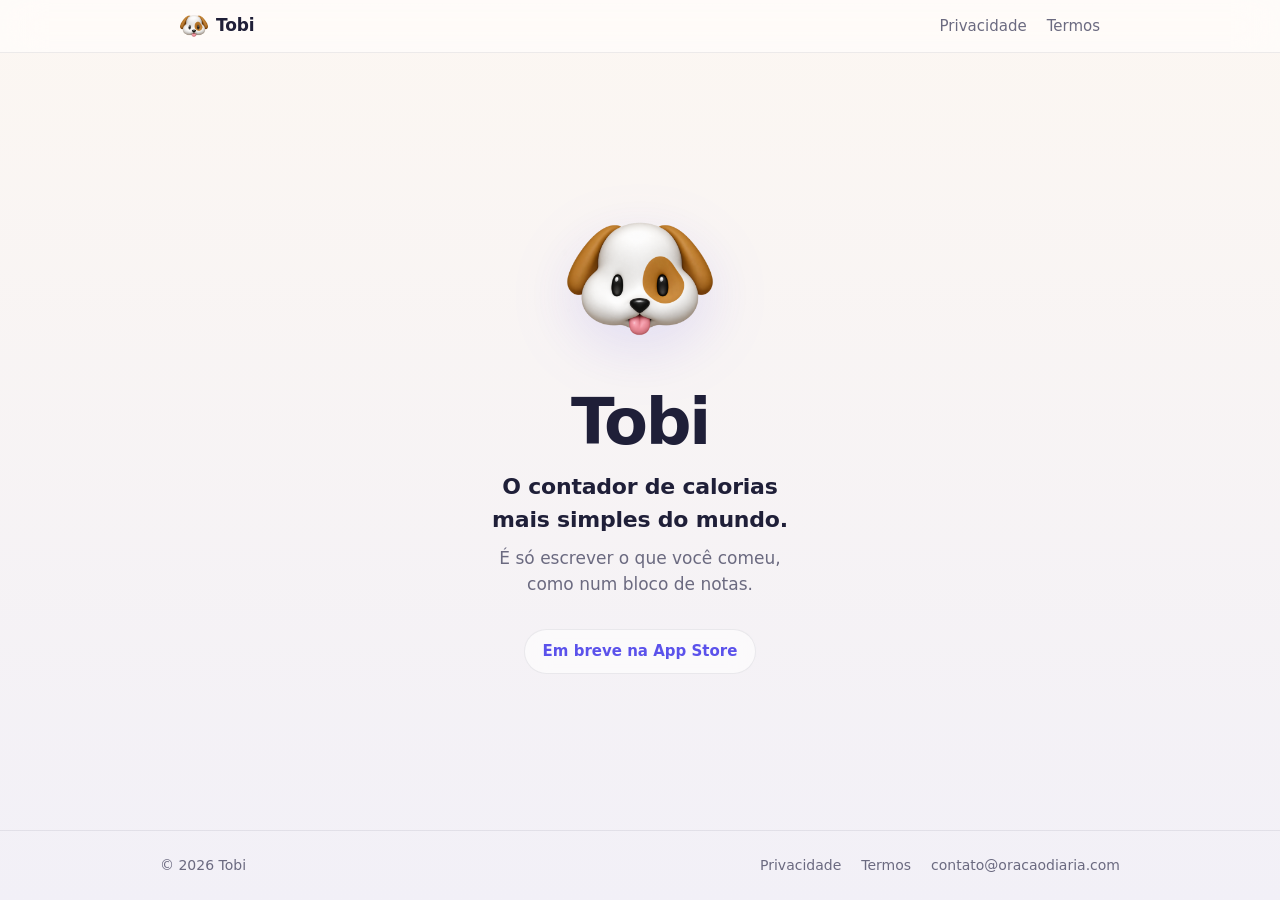
<file: index.html>
<!DOCTYPE html>
<html lang="pt-BR">
<head>
  <meta charset="UTF-8" />
  <meta name="viewport" content="width=device-width, initial-scale=1, viewport-fit=cover" />
  <title>Tobi | O contador de calorias mais simples do mundo</title>
  <meta name="description" content="É só escrever o que você comeu, como num bloco de notas. Em breve na App Store." />
  <meta name="theme-color" content="#fcf7f2" />
  <link rel="icon" type="image/png" href="/assets/tobi-head.png" />
  <link rel="apple-touch-icon" href="/assets/tobi-head.png" />
  <meta property="og:title" content="Tobi" />
  <meta property="og:description" content="O contador de calorias mais simples do mundo. Em breve na App Store." />
  <meta property="og:image" content="/assets/tobi.png" />
  <meta property="og:type" content="website" />
  <link rel="stylesheet" href="/styles.css" />
</head>
<body>
  <header class="top">
    <div class="top-inner">
      <a class="brand" href="/"><img src="/assets/tobi-head.png" alt="" />Tobi</a>
      <nav>
        <a href="/privacidade">Privacidade</a>
        <a href="/termos">Termos</a>
      </nav>
    </div>
  </header>

  <main class="hero">
    <img class="mascot" src="/assets/tobi.png" alt="Tobi, o cachorrinho do app" width="168" height="168" />
    <h1>Tobi</h1>
    <p class="lead">O contador de calorias mais simples do mundo.</p>
    <p class="sub">É só escrever o que você comeu, como num bloco de notas.</p>
    <p class="soon">Em breve na App Store</p>
  </main>

  <footer class="foot">
    <div class="foot-inner">
      <span>© 2026 Tobi</span>
      <nav>
        <a href="/privacidade">Privacidade</a>
        <a href="/termos">Termos</a>
        <a href="mailto:contato@oracaodiaria.com">contato@oracaodiaria.com</a>
      </nav>
    </div>
  </footer>
</body>
</html>
</file>
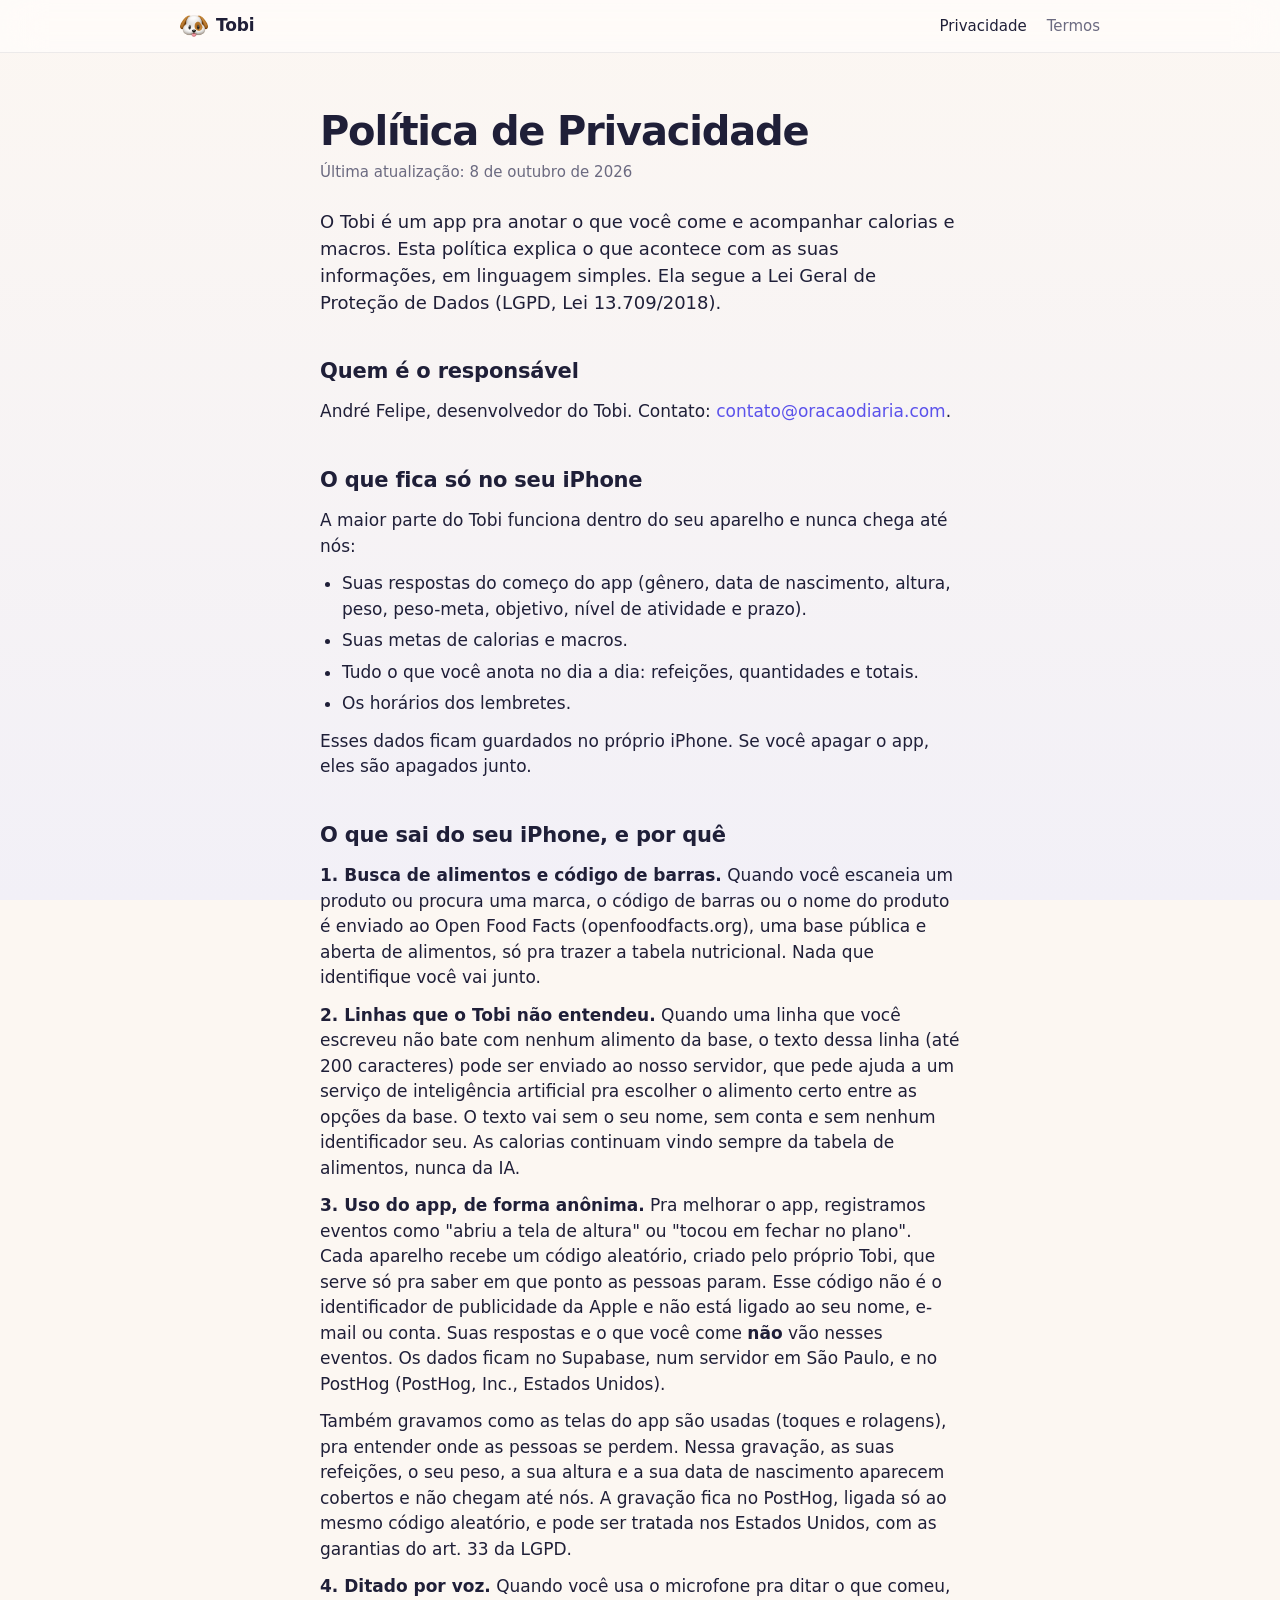
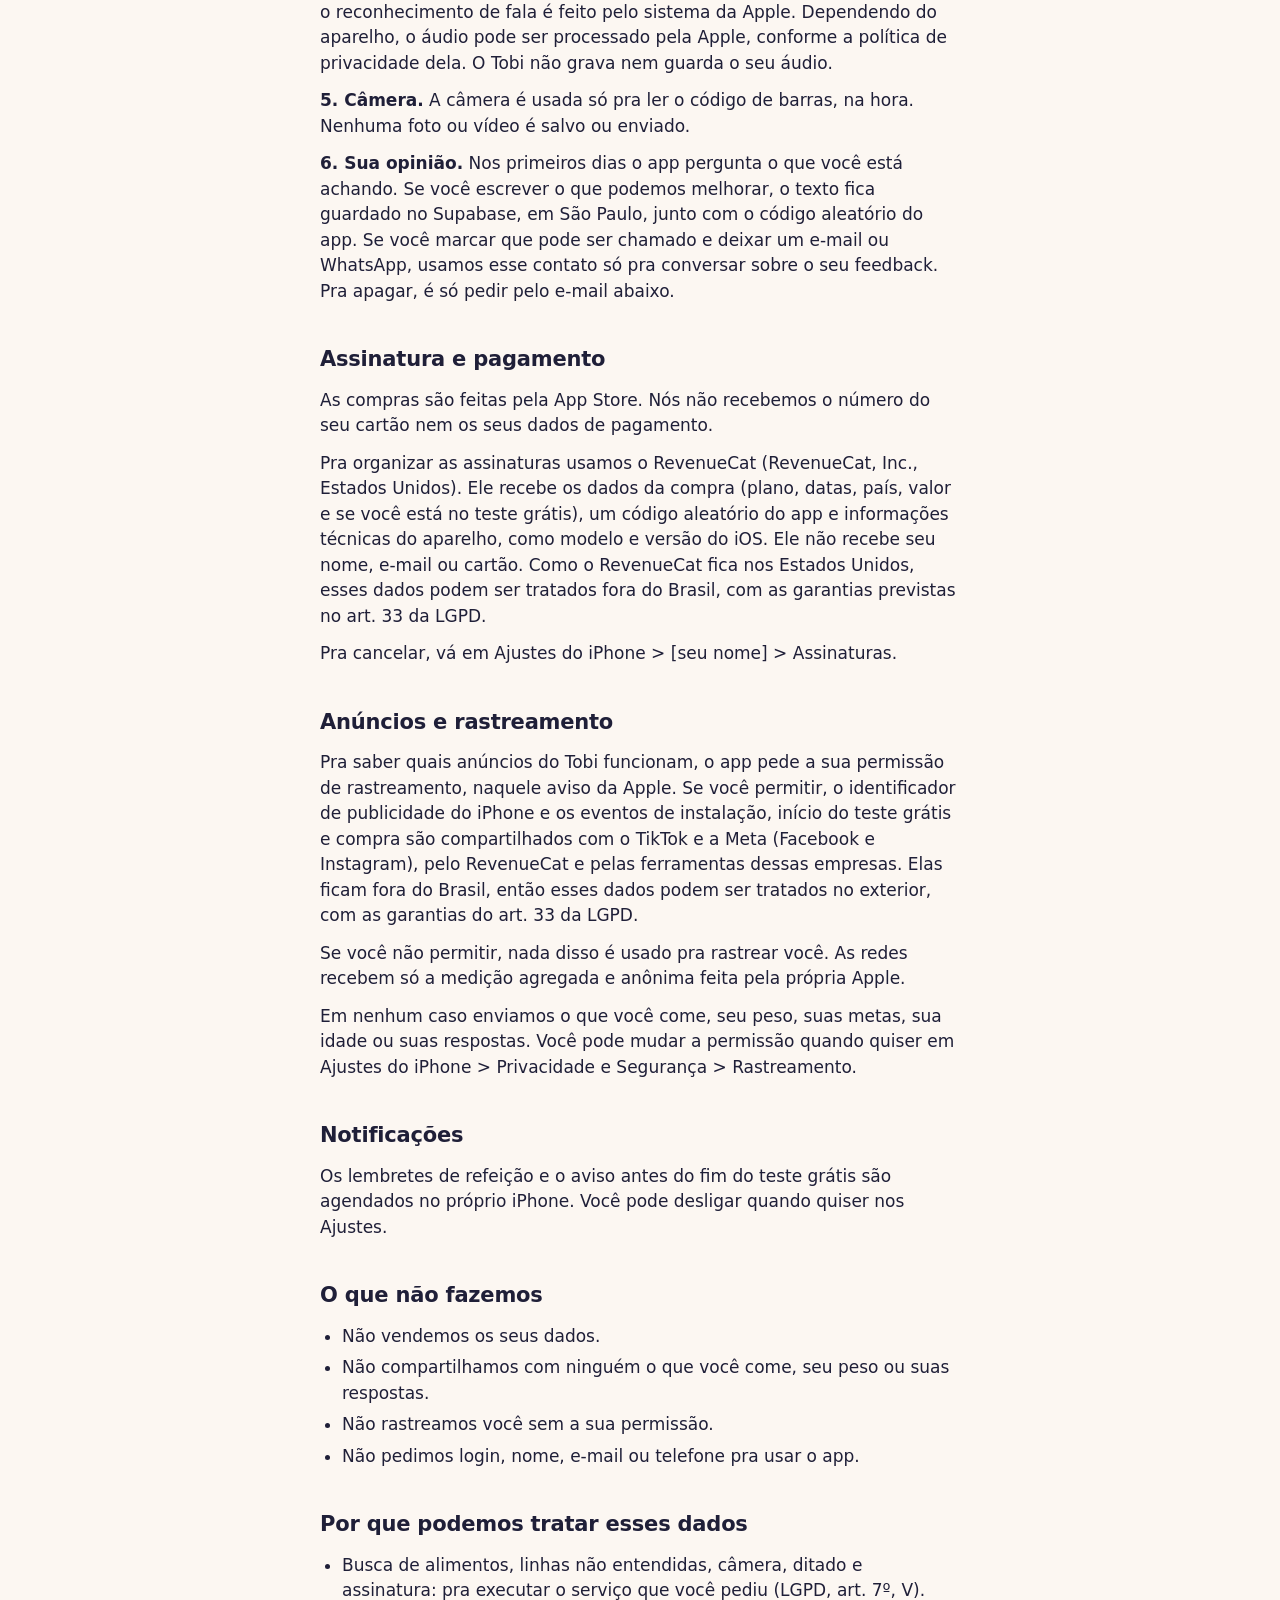
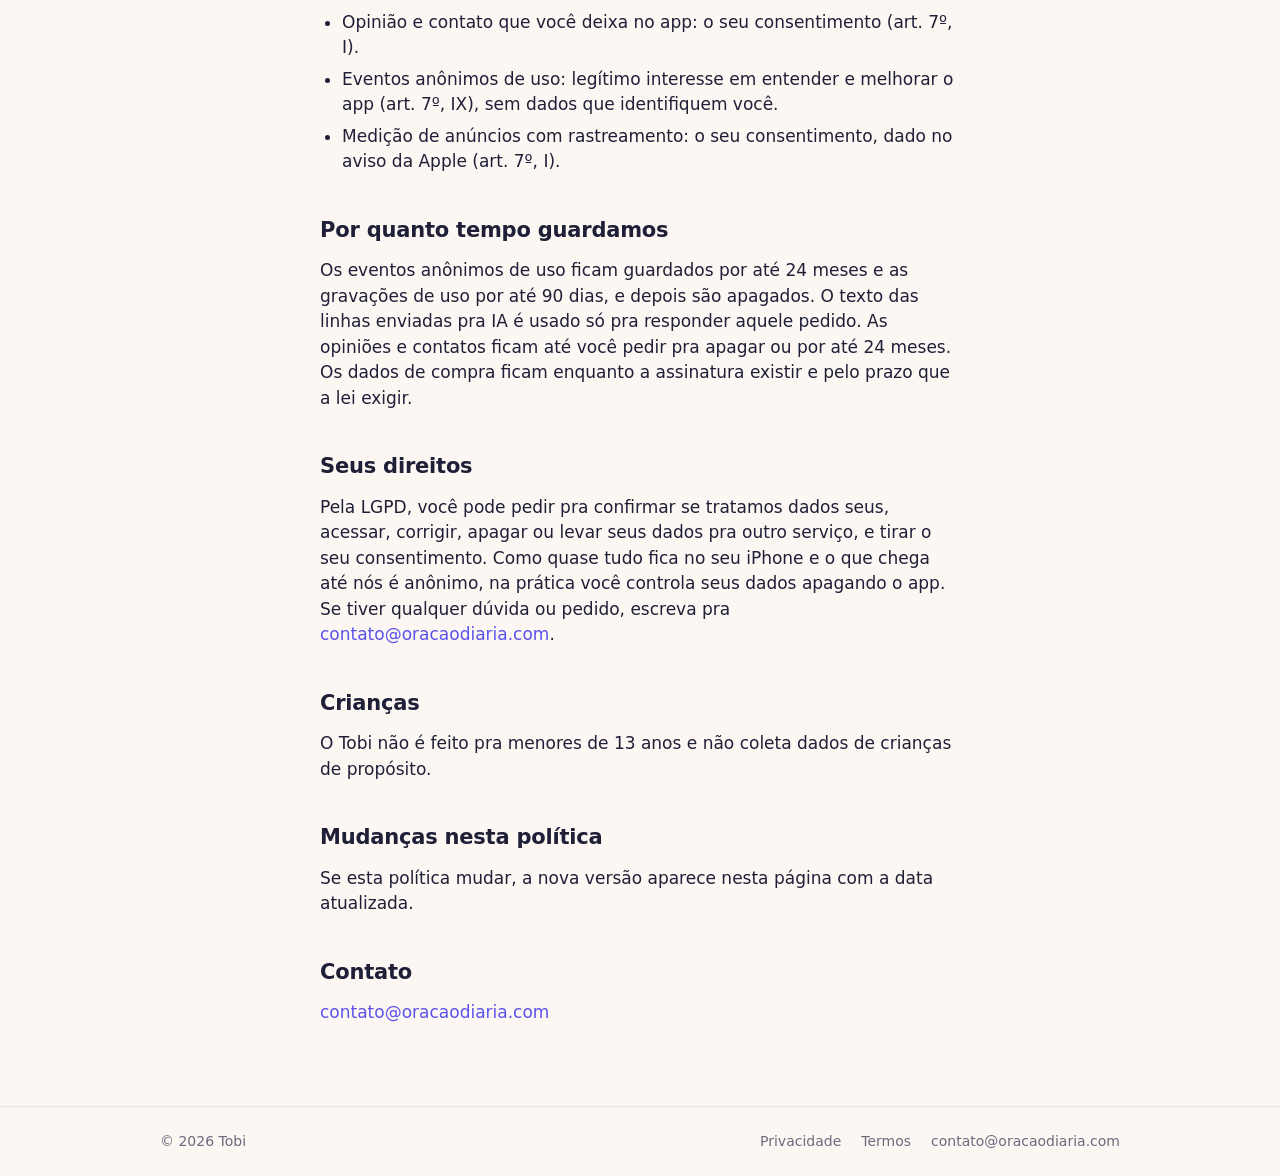
<file: privacidade.html>
<!DOCTYPE html>
<html lang="pt-BR">
<head>
  <meta charset="UTF-8" />
  <meta name="viewport" content="width=device-width, initial-scale=1, viewport-fit=cover" />
  <title>Privacidade | Tobi</title>
  <meta name="description" content="Como o Tobi trata as suas informações." />
  <meta name="theme-color" content="#fcf7f2" />
  <link rel="icon" type="image/png" href="/assets/tobi-head.png" />
  <link rel="apple-touch-icon" href="/assets/tobi-head.png" />
  <link rel="stylesheet" href="/styles.css" />
</head>
<body>
  <header class="top">
    <div class="top-inner">
      <a class="brand" href="/"><img src="/assets/tobi-head.png" alt="" />Tobi</a>
      <nav>
        <a href="/privacidade" aria-current="page">Privacidade</a>
        <a href="/termos">Termos</a>
      </nav>
    </div>
  </header>

  <main class="doc">
    <h1>Política de Privacidade</h1>
    <p class="updated">Última atualização: 8 de outubro de 2026</p>
    <p class="intro">O Tobi é um app pra anotar o que você come e acompanhar calorias e macros. Esta política explica o que acontece com as suas informações, em linguagem simples. Ela segue a Lei Geral de Proteção de Dados (LGPD, Lei 13.709/2018).</p>

    <h2>Quem é o responsável</h2>
    <p>André Felipe, desenvolvedor do Tobi. Contato: <a href="mailto:contato@oracaodiaria.com">contato@oracaodiaria.com</a>.</p>

    <h2>O que fica só no seu iPhone</h2>
    <p>A maior parte do Tobi funciona dentro do seu aparelho e nunca chega até nós:</p>
    <ul>
      <li>Suas respostas do começo do app (gênero, data de nascimento, altura, peso, peso-meta, objetivo, nível de atividade e prazo).</li>
      <li>Suas metas de calorias e macros.</li>
      <li>Tudo o que você anota no dia a dia: refeições, quantidades e totais.</li>
      <li>Os horários dos lembretes.</li>
    </ul>
    <p>Esses dados ficam guardados no próprio iPhone. Se você apagar o app, eles são apagados junto.</p>

    <h2>O que sai do seu iPhone, e por quê</h2>
    <p><strong>1. Busca de alimentos e código de barras.</strong> Quando você escaneia um produto ou procura uma marca, o código de barras ou o nome do produto é enviado ao Open Food Facts (openfoodfacts.org), uma base pública e aberta de alimentos, só pra trazer a tabela nutricional. Nada que identifique você vai junto.</p>
    <p><strong>2. Linhas que o Tobi não entendeu.</strong> Quando uma linha que você escreveu não bate com nenhum alimento da base, o texto dessa linha (até 200 caracteres) pode ser enviado ao nosso servidor, que pede ajuda a um serviço de inteligência artificial pra escolher o alimento certo entre as opções da base. O texto vai sem o seu nome, sem conta e sem nenhum identificador seu. As calorias continuam vindo sempre da tabela de alimentos, nunca da IA.</p>
    <p><strong>3. Uso do app, de forma anônima.</strong> Pra melhorar o app, registramos eventos como "abriu a tela de altura" ou "tocou em fechar no plano". Cada aparelho recebe um código aleatório, criado pelo próprio Tobi, que serve só pra saber em que ponto as pessoas param. Esse código não é o identificador de publicidade da Apple e não está ligado ao seu nome, e-mail ou conta. Suas respostas e o que você come <strong>não</strong> vão nesses eventos. Os dados ficam no Supabase, num servidor em São Paulo, e no PostHog (PostHog, Inc., Estados Unidos).</p>
    <p>Também gravamos como as telas do app são usadas (toques e rolagens), pra entender onde as pessoas se perdem. Nessa gravação, as suas refeições, o seu peso, a sua altura e a sua data de nascimento aparecem cobertos e não chegam até nós. A gravação fica no PostHog, ligada só ao mesmo código aleatório, e pode ser tratada nos Estados Unidos, com as garantias do art. 33 da LGPD.</p>
    <p><strong>4. Ditado por voz.</strong> Quando você usa o microfone pra ditar o que comeu, o reconhecimento de fala é feito pelo sistema da Apple. Dependendo do aparelho, o áudio pode ser processado pela Apple, conforme a política de privacidade dela. O Tobi não grava nem guarda o seu áudio.</p>
    <p><strong>5. Câmera.</strong> A câmera é usada só pra ler o código de barras, na hora. Nenhuma foto ou vídeo é salvo ou enviado.</p>

    <p><strong>6. Sua opinião.</strong> Nos primeiros dias o app pergunta o que você está achando. Se você escrever o que podemos melhorar, o texto fica guardado no Supabase, em São Paulo, junto com o código aleatório do app. Se você marcar que pode ser chamado e deixar um e-mail ou WhatsApp, usamos esse contato só pra conversar sobre o seu feedback. Pra apagar, é só pedir pelo e-mail abaixo.</p>

    <h2>Assinatura e pagamento</h2>
    <p>As compras são feitas pela App Store. Nós não recebemos o número do seu cartão nem os seus dados de pagamento.</p>
    <p>Pra organizar as assinaturas usamos o RevenueCat (RevenueCat, Inc., Estados Unidos). Ele recebe os dados da compra (plano, datas, país, valor e se você está no teste grátis), um código aleatório do app e informações técnicas do aparelho, como modelo e versão do iOS. Ele não recebe seu nome, e-mail ou cartão. Como o RevenueCat fica nos Estados Unidos, esses dados podem ser tratados fora do Brasil, com as garantias previstas no art. 33 da LGPD.</p>
    <p>Pra cancelar, vá em Ajustes do iPhone &gt; [seu nome] &gt; Assinaturas.</p>

    <h2>Anúncios e rastreamento</h2>
    <p>Pra saber quais anúncios do Tobi funcionam, o app pede a sua permissão de rastreamento, naquele aviso da Apple. Se você permitir, o identificador de publicidade do iPhone e os eventos de instalação, início do teste grátis e compra são compartilhados com o TikTok e a Meta (Facebook e Instagram), pelo RevenueCat e pelas ferramentas dessas empresas. Elas ficam fora do Brasil, então esses dados podem ser tratados no exterior, com as garantias do art. 33 da LGPD.</p>
    <p>Se você não permitir, nada disso é usado pra rastrear você. As redes recebem só a medição agregada e anônima feita pela própria Apple.</p>
    <p>Em nenhum caso enviamos o que você come, seu peso, suas metas, sua idade ou suas respostas. Você pode mudar a permissão quando quiser em Ajustes do iPhone &gt; Privacidade e Segurança &gt; Rastreamento.</p>

    <h2>Notificações</h2>
    <p>Os lembretes de refeição e o aviso antes do fim do teste grátis são agendados no próprio iPhone. Você pode desligar quando quiser nos Ajustes.</p>

    <h2>O que não fazemos</h2>
    <ul>
      <li>Não vendemos os seus dados.</li>
      <li>Não compartilhamos com ninguém o que você come, seu peso ou suas respostas.</li>
      <li>Não rastreamos você sem a sua permissão.</li>
      <li>Não pedimos login, nome, e-mail ou telefone pra usar o app.</li>
    </ul>

    <h2>Por que podemos tratar esses dados</h2>
    <ul>
      <li>Busca de alimentos, linhas não entendidas, câmera, ditado e assinatura: pra executar o serviço que você pediu (LGPD, art. 7º, V).</li>
      <li>Opinião e contato que você deixa no app: o seu consentimento (art. 7º, I).</li>
      <li>Eventos anônimos de uso: legítimo interesse em entender e melhorar o app (art. 7º, IX), sem dados que identifiquem você.</li>
      <li>Medição de anúncios com rastreamento: o seu consentimento, dado no aviso da Apple (art. 7º, I).</li>
    </ul>

    <h2>Por quanto tempo guardamos</h2>
    <p>Os eventos anônimos de uso ficam guardados por até 24 meses e as gravações de uso por até 90 dias, e depois são apagados. O texto das linhas enviadas pra IA é usado só pra responder aquele pedido. As opiniões e contatos ficam até você pedir pra apagar ou por até 24 meses. Os dados de compra ficam enquanto a assinatura existir e pelo prazo que a lei exigir.</p>

    <h2>Seus direitos</h2>
    <p>Pela LGPD, você pode pedir pra confirmar se tratamos dados seus, acessar, corrigir, apagar ou levar seus dados pra outro serviço, e tirar o seu consentimento. Como quase tudo fica no seu iPhone e o que chega até nós é anônimo, na prática você controla seus dados apagando o app. Se tiver qualquer dúvida ou pedido, escreva pra <a href="mailto:contato@oracaodiaria.com">contato@oracaodiaria.com</a>.</p>

    <h2>Crianças</h2>
    <p>O Tobi não é feito pra menores de 13 anos e não coleta dados de crianças de propósito.</p>

    <h2>Mudanças nesta política</h2>
    <p>Se esta política mudar, a nova versão aparece nesta página com a data atualizada.</p>

    <h2>Contato</h2>
    <p><a href="mailto:contato@oracaodiaria.com">contato@oracaodiaria.com</a></p>
  </main>

  <footer class="foot">
    <div class="foot-inner">
      <span>© 2026 Tobi</span>
      <nav>
        <a href="/privacidade">Privacidade</a>
        <a href="/termos">Termos</a>
        <a href="mailto:contato@oracaodiaria.com">contato@oracaodiaria.com</a>
      </nav>
    </div>
  </footer>
</body>
</html>
</file>
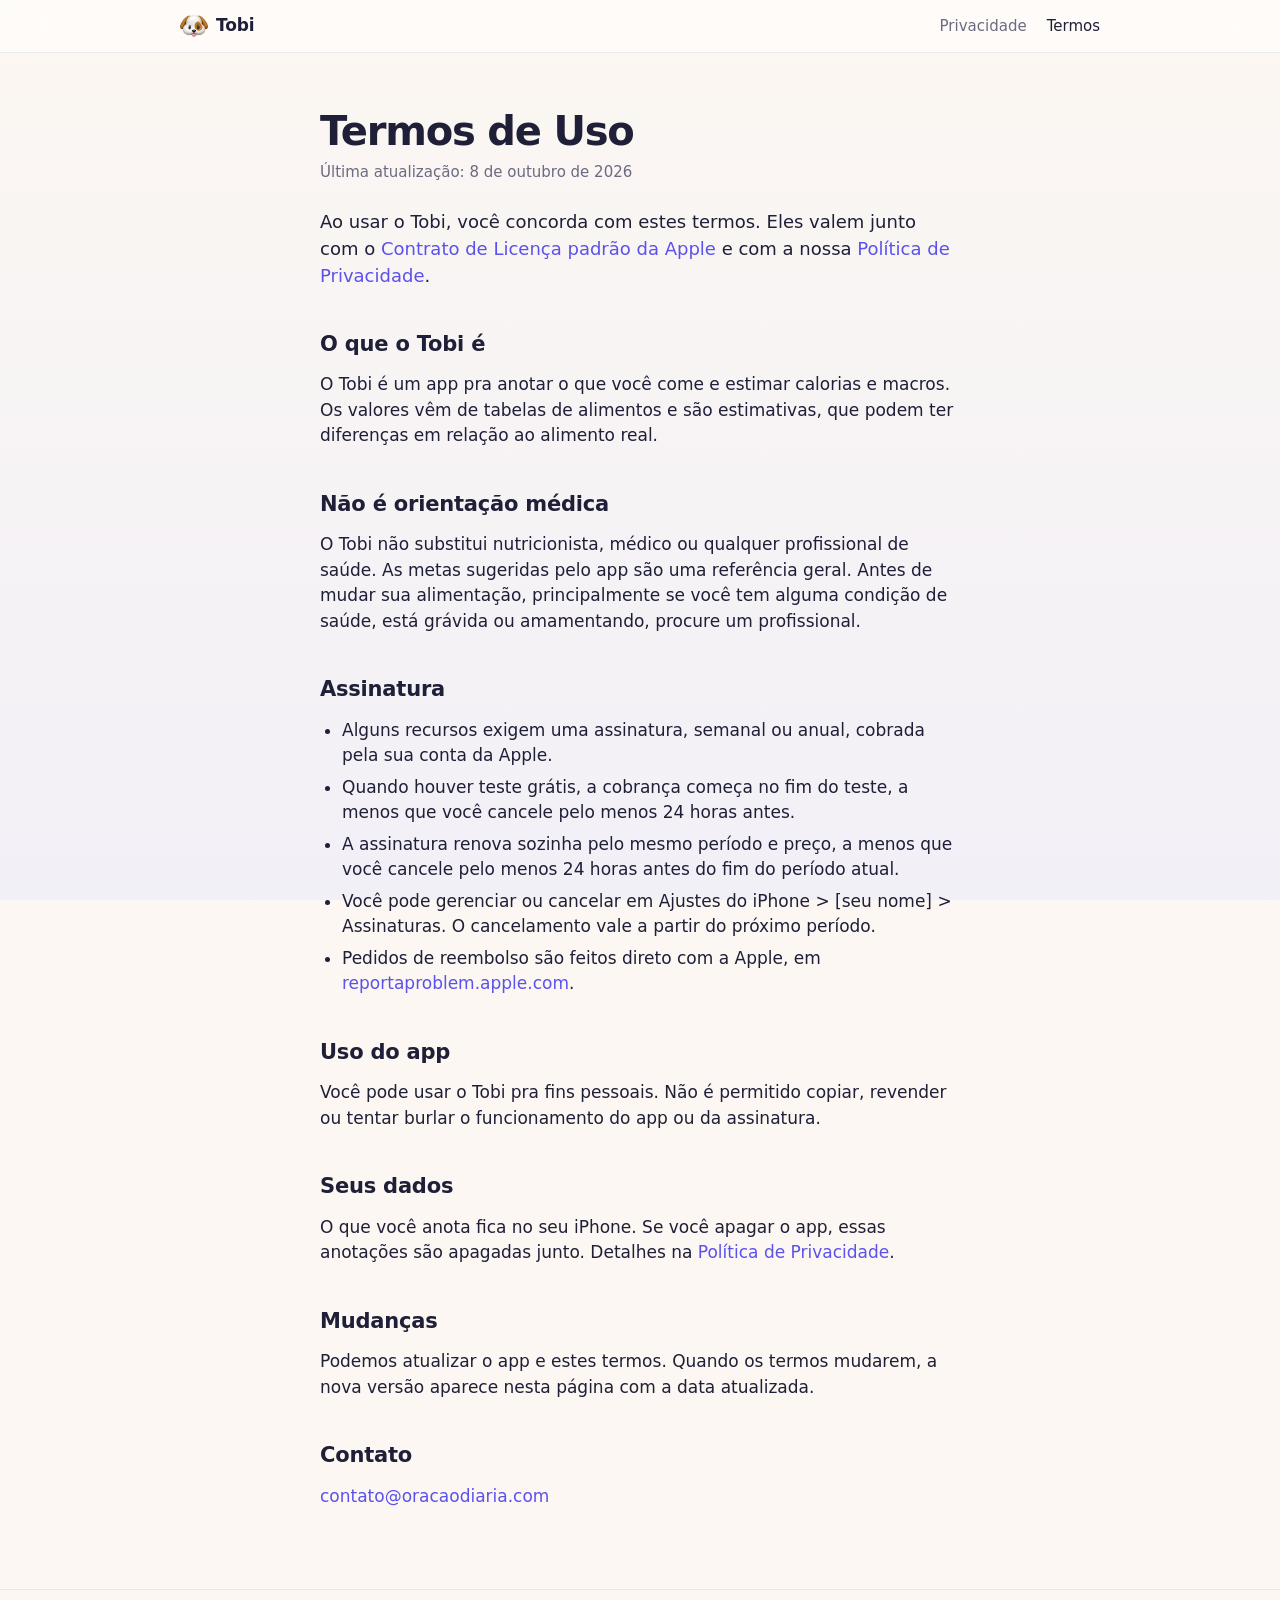
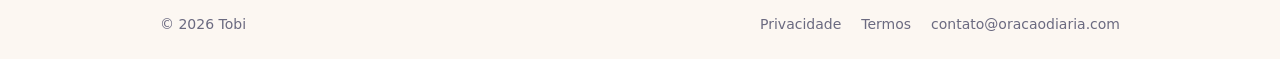
<file: termos.html>
<!DOCTYPE html>
<html lang="pt-BR">
<head>
  <meta charset="UTF-8" />
  <meta name="viewport" content="width=device-width, initial-scale=1, viewport-fit=cover" />
  <title>Termos de Uso | Tobi</title>
  <meta name="description" content="Termos de uso do Tobi." />
  <meta name="theme-color" content="#fcf7f2" />
  <link rel="icon" type="image/png" href="/assets/tobi-head.png" />
  <link rel="apple-touch-icon" href="/assets/tobi-head.png" />
  <link rel="stylesheet" href="/styles.css" />
</head>
<body>
  <header class="top">
    <div class="top-inner">
      <a class="brand" href="/"><img src="/assets/tobi-head.png" alt="" />Tobi</a>
      <nav>
        <a href="/privacidade">Privacidade</a>
        <a href="/termos" aria-current="page">Termos</a>
      </nav>
    </div>
  </header>

  <main class="doc">
    <h1>Termos de Uso</h1>
    <p class="updated">Última atualização: 8 de outubro de 2026</p>
    <p class="intro">Ao usar o Tobi, você concorda com estes termos. Eles valem junto com o <a href="https://www.apple.com/legal/internet-services/itunes/dev/stdeula/">Contrato de Licença padrão da Apple</a> e com a nossa <a href="/privacidade">Política de Privacidade</a>.</p>

    <h2>O que o Tobi é</h2>
    <p>O Tobi é um app pra anotar o que você come e estimar calorias e macros. Os valores vêm de tabelas de alimentos e são estimativas, que podem ter diferenças em relação ao alimento real.</p>

    <h2>Não é orientação médica</h2>
    <p>O Tobi não substitui nutricionista, médico ou qualquer profissional de saúde. As metas sugeridas pelo app são uma referência geral. Antes de mudar sua alimentação, principalmente se você tem alguma condição de saúde, está grávida ou amamentando, procure um profissional.</p>

    <h2>Assinatura</h2>
    <ul>
      <li>Alguns recursos exigem uma assinatura, semanal ou anual, cobrada pela sua conta da Apple.</li>
      <li>Quando houver teste grátis, a cobrança começa no fim do teste, a menos que você cancele pelo menos 24 horas antes.</li>
      <li>A assinatura renova sozinha pelo mesmo período e preço, a menos que você cancele pelo menos 24 horas antes do fim do período atual.</li>
      <li>Você pode gerenciar ou cancelar em Ajustes do iPhone &gt; [seu nome] &gt; Assinaturas. O cancelamento vale a partir do próximo período.</li>
      <li>Pedidos de reembolso são feitos direto com a Apple, em <a href="https://reportaproblem.apple.com">reportaproblem.apple.com</a>.</li>
    </ul>

    <h2>Uso do app</h2>
    <p>Você pode usar o Tobi pra fins pessoais. Não é permitido copiar, revender ou tentar burlar o funcionamento do app ou da assinatura.</p>

    <h2>Seus dados</h2>
    <p>O que você anota fica no seu iPhone. Se você apagar o app, essas anotações são apagadas junto. Detalhes na <a href="/privacidade">Política de Privacidade</a>.</p>

    <h2>Mudanças</h2>
    <p>Podemos atualizar o app e estes termos. Quando os termos mudarem, a nova versão aparece nesta página com a data atualizada.</p>

    <h2>Contato</h2>
    <p><a href="mailto:contato@oracaodiaria.com">contato@oracaodiaria.com</a></p>
  </main>

  <footer class="foot">
    <div class="foot-inner">
      <span>© 2026 Tobi</span>
      <nav>
        <a href="/privacidade">Privacidade</a>
        <a href="/termos">Termos</a>
        <a href="mailto:contato@oracaodiaria.com">contato@oracaodiaria.com</a>
      </nav>
    </div>
  </footer>
</body>
</html>
</file>
<file: styles.css>
:root {
  --bg-top: #fcf7f2;
  --bg-bottom: #f2f0f7;
  --ink: #1f1f38;
  --muted: #6b6a80;
  --line: rgba(31, 31, 56, 0.08);
  --accent: #5b52eb;
  --glass: rgba(255, 255, 255, 0.6);
}

@media (prefers-color-scheme: dark) {
  :root {
    --bg-top: #141416;
    --bg-bottom: #1b1a22;
    --ink: #f0f0f2;
    --muted: #9b9aa8;
    --line: rgba(255, 255, 255, 0.08);
    --accent: #8d86ff;
    --glass: rgba(40, 40, 48, 0.55);
  }
}

* { box-sizing: border-box; margin: 0; padding: 0; }

html { -webkit-text-size-adjust: 100%; }

body {
  min-height: 100vh;
  min-height: 100dvh;
  display: flex;
  flex-direction: column;
  background: linear-gradient(180deg, var(--bg-top), var(--bg-bottom)) fixed;
  background-color: var(--bg-top);
  color: var(--ink);
  font-family: -apple-system, BlinkMacSystemFont, "SF Pro Text", system-ui, "Segoe UI", Roboto, sans-serif;
  line-height: 1.5;
  -webkit-font-smoothing: antialiased;
}

a { color: inherit; }

/* Topo */

.top {
  position: sticky;
  top: 0;
  z-index: 10;
  backdrop-filter: saturate(180%) blur(20px);
  -webkit-backdrop-filter: saturate(180%) blur(20px);
  background: var(--glass);
  border-bottom: 1px solid var(--line);
}

.top-inner {
  max-width: 960px;
  margin: 0 auto;
  padding: 12px 20px;
  display: flex;
  align-items: center;
  justify-content: space-between;
}

.brand {
  display: flex;
  align-items: center;
  gap: 8px;
  font-weight: 700;
  font-size: 17px;
  text-decoration: none;
  letter-spacing: -0.01em;
}

.brand img { width: 28px; height: 28px; }

.top nav { display: flex; gap: 20px; }

.top nav a {
  font-size: 15px;
  color: var(--muted);
  text-decoration: none;
  transition: color 0.2s;
}

.top nav a:hover,
.top nav a[aria-current="page"] { color: var(--ink); }

/* Início */

.hero {
  flex: 1;
  display: flex;
  flex-direction: column;
  align-items: center;
  justify-content: center;
  text-align: center;
  padding: 64px 20px 80px;
}

.mascot {
  width: 168px;
  height: 168px;
  margin-bottom: 28px;
  animation: emerge 0.9s cubic-bezier(0.2, 0.9, 0.3, 1.2) both, float 5s ease-in-out 1s infinite;
  filter: drop-shadow(0 18px 30px rgba(91, 82, 235, 0.15));
}

.hero h1 {
  font-size: clamp(44px, 9vw, 64px);
  font-weight: 800;
  letter-spacing: -0.035em;
  line-height: 1.05;
  animation: reveal 0.7s ease-out 0.15s both;
}

.hero .lead {
  margin-top: 14px;
  font-size: clamp(19px, 3.6vw, 22px);
  font-weight: 600;
  letter-spacing: -0.01em;
  max-width: 22ch;
  animation: reveal 0.7s ease-out 0.25s both;
}

.hero .sub {
  margin-top: 10px;
  font-size: 17px;
  color: var(--muted);
  max-width: 30ch;
  animation: reveal 0.7s ease-out 0.35s both;
}

.soon {
  margin-top: 32px;
  display: inline-flex;
  align-items: center;
  gap: 8px;
  padding: 10px 18px;
  border-radius: 999px;
  border: 1px solid var(--line);
  background: var(--glass);
  backdrop-filter: blur(12px);
  -webkit-backdrop-filter: blur(12px);
  font-size: 15px;
  font-weight: 600;
  color: var(--accent);
  animation: reveal 0.7s ease-out 0.45s both;
}


/* Textos legais */

.doc {
  flex: 1;
  width: 100%;
  max-width: 680px;
  margin: 0 auto;
  padding: 56px 20px 80px;
}

.doc h1 {
  font-size: clamp(32px, 6vw, 40px);
  font-weight: 800;
  letter-spacing: -0.03em;
  line-height: 1.1;
}

.doc .updated { margin-top: 8px; color: var(--muted); font-size: 15px; }

.doc .intro { margin-top: 24px; font-size: 18px; }

.doc h2 {
  margin-top: 40px;
  font-size: 21px;
  font-weight: 700;
  letter-spacing: -0.01em;
}

.doc p, .doc ul { margin-top: 12px; font-size: 17px; }

.doc ul { padding-left: 22px; }

.doc li + li { margin-top: 6px; }

.doc a { color: var(--accent); text-decoration: none; }

.doc a:hover { text-decoration: underline; }

/* Rodapé */

.foot {
  border-top: 1px solid var(--line);
  padding: 24px 20px calc(24px + env(safe-area-inset-bottom));
  font-size: 14px;
  color: var(--muted);
}

.foot-inner {
  max-width: 960px;
  margin: 0 auto;
  display: flex;
  flex-wrap: wrap;
  gap: 8px 20px;
  justify-content: space-between;
}

.foot nav { display: flex; flex-wrap: wrap; gap: 8px 20px; }

.foot a { text-decoration: none; }

.foot a:hover { color: var(--ink); }

/* Movimento */

@keyframes emerge {
  from { opacity: 0; transform: scale(0.6) translateY(20px); }
  to { opacity: 1; transform: none; }
}

@keyframes float {
  0%, 100% { transform: translateY(0) rotate(0); }
  50% { transform: translateY(-8px) rotate(-2deg); }
}

@keyframes reveal {
  from { opacity: 0; transform: translateY(12px); filter: blur(6px); }
  to { opacity: 1; transform: none; filter: none; }
}

@media (prefers-reduced-motion: reduce) {
  *, *::before, *::after { animation: none !important; transition: none !important; }
}

@media (max-width: 420px) {
  .top nav { gap: 16px; }
  .mascot { width: 140px; height: 140px; }
}
</file>
